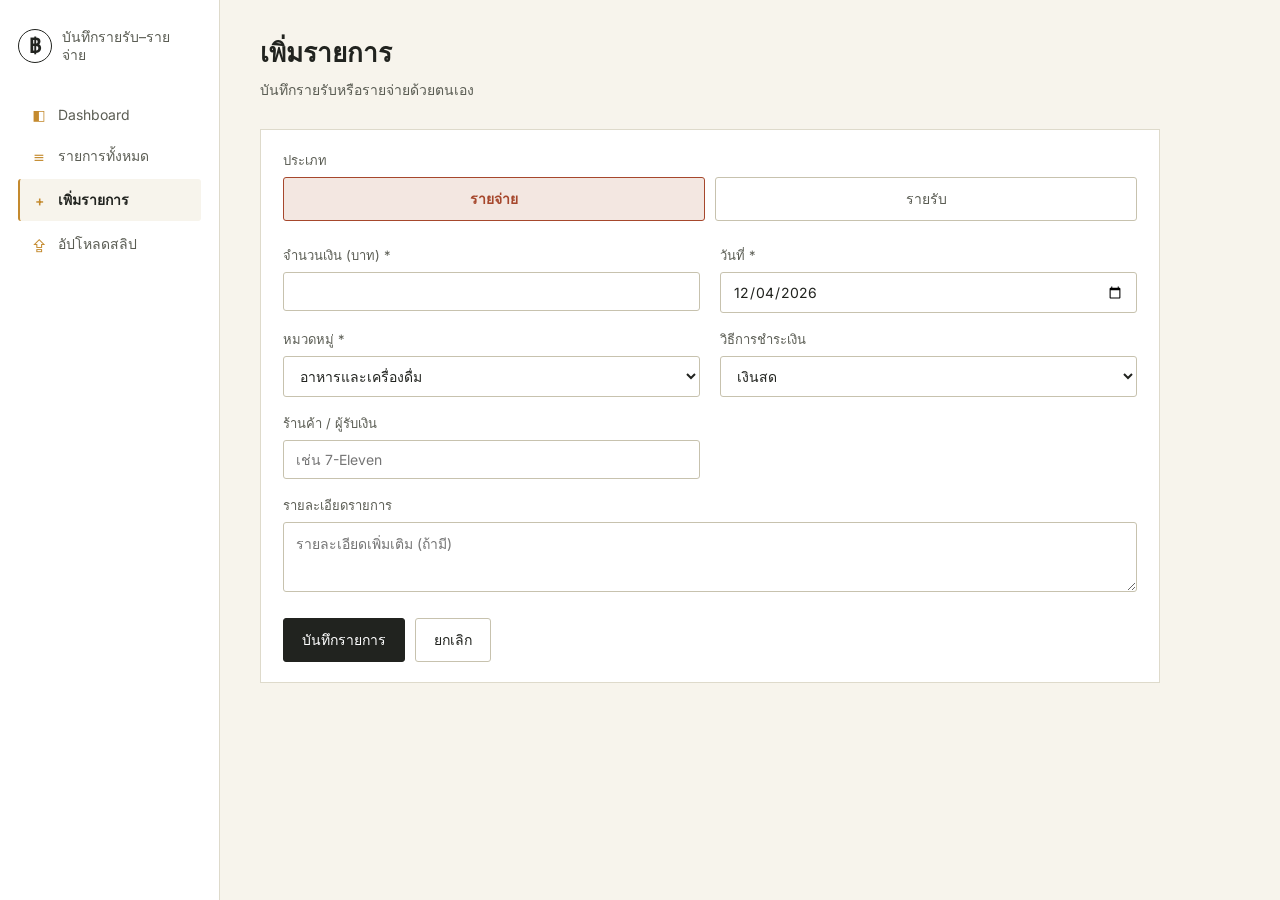
<file: add.html>
<!DOCTYPE html>
<html lang="th">
<head>
<meta charset="UTF-8" />
<meta name="viewport" content="width=device-width, initial-scale=1" />
<title>เพิ่มรายการ — บันทึกรายรับ–รายจ่าย</title>
<link rel="stylesheet" href="css/style.css" />
</head>
<body>
  <div class="app-shell">
    <div id="app-nav"></div>

    <main>
      <div class="page-header">
        <h1>เพิ่มรายการ</h1>
        <p>บันทึกรายรับหรือรายจ่ายด้วยตนเอง</p>
      </div>

      <div class="panel">
        <form id="add-form">
          <div class="field" style="margin-bottom:18px;">
            <label>ประเภท</label>
            <div class="type-toggle">
              <label><input type="radio" name="type" value="expense" checked /><span>รายจ่าย</span></label>
              <label><input type="radio" name="type" value="income" /><span>รายรับ</span></label>
            </div>
          </div>

          <div class="form-grid">
            <div class="field">
              <label for="amount">จำนวนเงิน (บาท) *</label>
              <input type="number" id="amount" min="0" step="0.01" required />
            </div>
            <div class="field">
              <label for="date">วันที่ *</label>
              <input type="date" id="date" required />
            </div>
            <div class="field">
              <label for="category">หมวดหมู่ *</label>
              <select id="category" required></select>
            </div>
            <div class="field">
              <label for="payment_method">วิธีการชำระเงิน</label>
              <select id="payment_method">
                <option value="เงินสด">เงินสด</option>
                <option value="โอนเงิน">โอนเงิน</option>
                <option value="พร้อมเพย์">พร้อมเพย์</option>
                <option value="e-wallet">e-wallet</option>
                <option value="บัตรเครดิต">บัตรเครดิต</option>
              </select>
            </div>
            <div class="field">
              <label for="merchant">ร้านค้า / ผู้รับเงิน</label>
              <input type="text" id="merchant" placeholder="เช่น 7-Eleven" />
            </div>
            <div class="field field--full">
              <label for="description">รายละเอียดรายการ</label>
              <textarea id="description" placeholder="รายละเอียดเพิ่มเติม (ถ้ามี)"></textarea>
              <p class="suggest-hint" id="suggest-hint" style="display:none;"></p>
            </div>
          </div>

          <div class="btn-row">
            <button type="submit" class="btn">บันทึกรายการ</button>
            <a href="transactions.html" class="btn btn--secondary">ยกเลิก</a>
          </div>
        </form>
      </div>
    </main>
  </div>

  <script src="js/utils.js"></script>
  <script src="js/storage.js"></script>
  <script src="js/categorySuggest.js"></script>
  <script src="js/navbar.js"></script>
  <script src="js/add.js"></script>
</body>
</html>
</file>
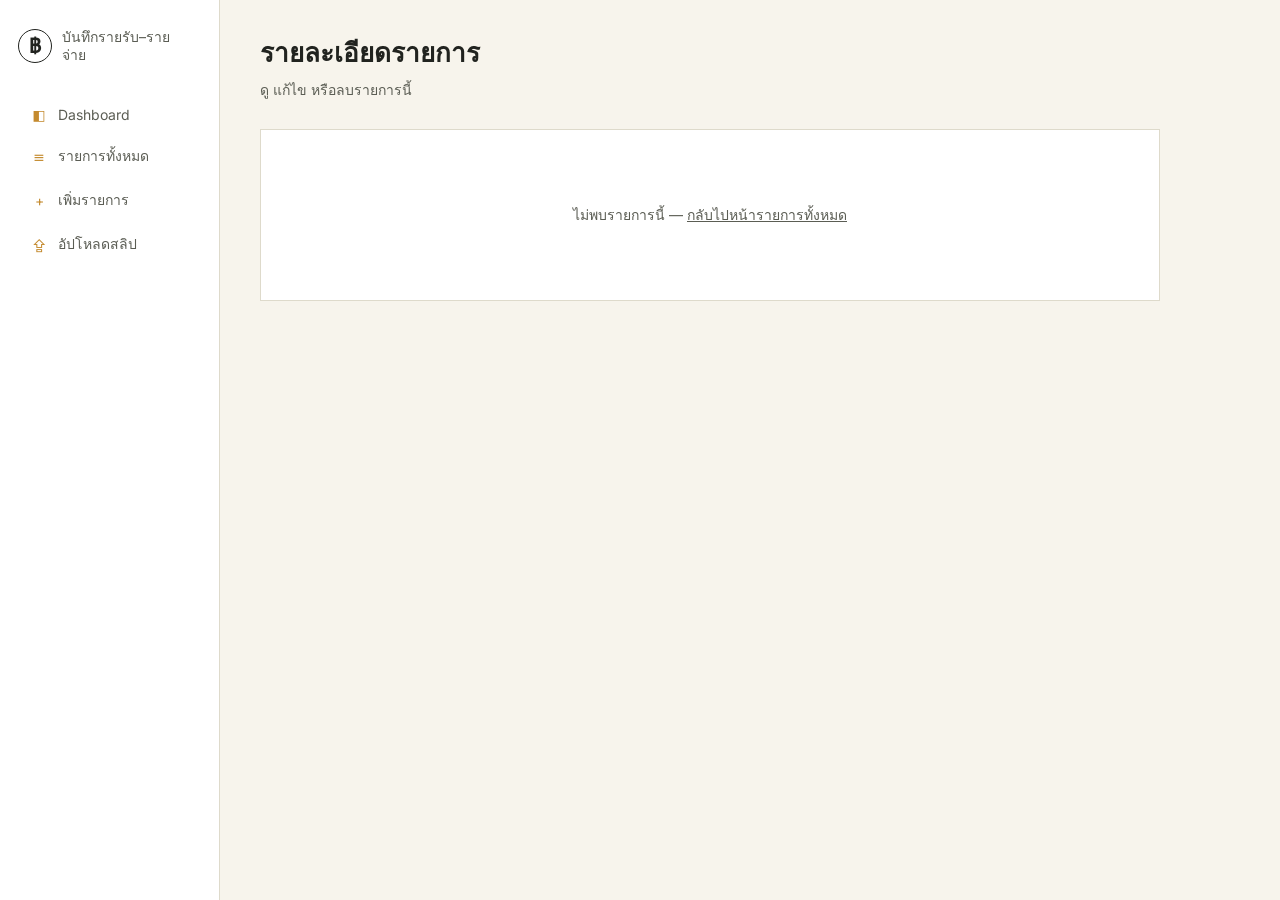
<file: detail.html>
<!DOCTYPE html>
<html lang="th">
<head>
<meta charset="UTF-8" />
<meta name="viewport" content="width=device-width, initial-scale=1" />
<title>รายละเอียดรายการ — บันทึกรายรับ–รายจ่าย</title>
<link rel="stylesheet" href="css/style.css" />
</head>
<body>
  <div class="app-shell">
    <div id="app-nav"></div>

    <main>
      <div class="page-header">
        <h1>รายละเอียดรายการ</h1>
        <p>ดู แก้ไข หรือลบรายการนี้</p>
      </div>

      <div id="not-found" class="panel" style="display:none;">
        <p class="empty-state">ไม่พบรายการนี้ — <a href="transactions.html">กลับไปหน้ารายการทั้งหมด</a></p>
      </div>

      <form id="detail-form" class="panel" style="display:none;">
        <div class="field" style="margin-bottom:18px;">
          <label>ประเภท</label>
          <div class="type-toggle">
            <label><input type="radio" name="type" value="expense" /><span>รายจ่าย</span></label>
            <label><input type="radio" name="type" value="income" /><span>รายรับ</span></label>
          </div>
        </div>

        <div class="form-grid">
          <div class="field">
            <label for="amount">จำนวนเงิน (บาท) *</label>
            <input type="number" id="amount" min="0" step="0.01" required />
          </div>
          <div class="field">
            <label for="date">วันที่ *</label>
            <input type="date" id="date" required />
          </div>
          <div class="field">
            <label for="category">หมวดหมู่ *</label>
            <select id="category" required></select>
          </div>
          <div class="field">
            <label for="payment_method">วิธีการชำระเงิน</label>
            <select id="payment_method">
              <option value="เงินสด">เงินสด</option>
              <option value="โอนเงิน">โอนเงิน</option>
              <option value="พร้อมเพย์">พร้อมเพย์</option>
              <option value="e-wallet">e-wallet</option>
              <option value="บัตรเครดิต">บัตรเครดิต</option>
            </select>
          </div>
          <div class="field">
            <label for="merchant">ร้านค้า / ผู้รับเงิน</label>
            <input type="text" id="merchant" />
          </div>
          <div class="field field--full">
            <label for="description">รายละเอียดรายการ</label>
            <textarea id="description"></textarea>
          </div>
        </div>

        <div class="field" id="slip-wrap" style="display:none; margin-top:14px;">
          <label>รูปภาพสลิป</label>
          <img id="slip-image" class="slip-preview-large" />
        </div>

        <div class="btn-row">
          <button type="submit" class="btn">บันทึกการแก้ไข</button>
          <button type="button" id="delete-btn" class="btn btn--danger">ลบรายการ</button>
          <a href="transactions.html" class="btn btn--secondary">ย้อนกลับ</a>
        </div>
      </form>
    </main>
  </div>

  <script src="js/utils.js"></script>
  <script src="js/storage.js"></script>
  <script src="js/navbar.js"></script>
  <script src="js/detail.js"></script>
</body>
</html>
</file>
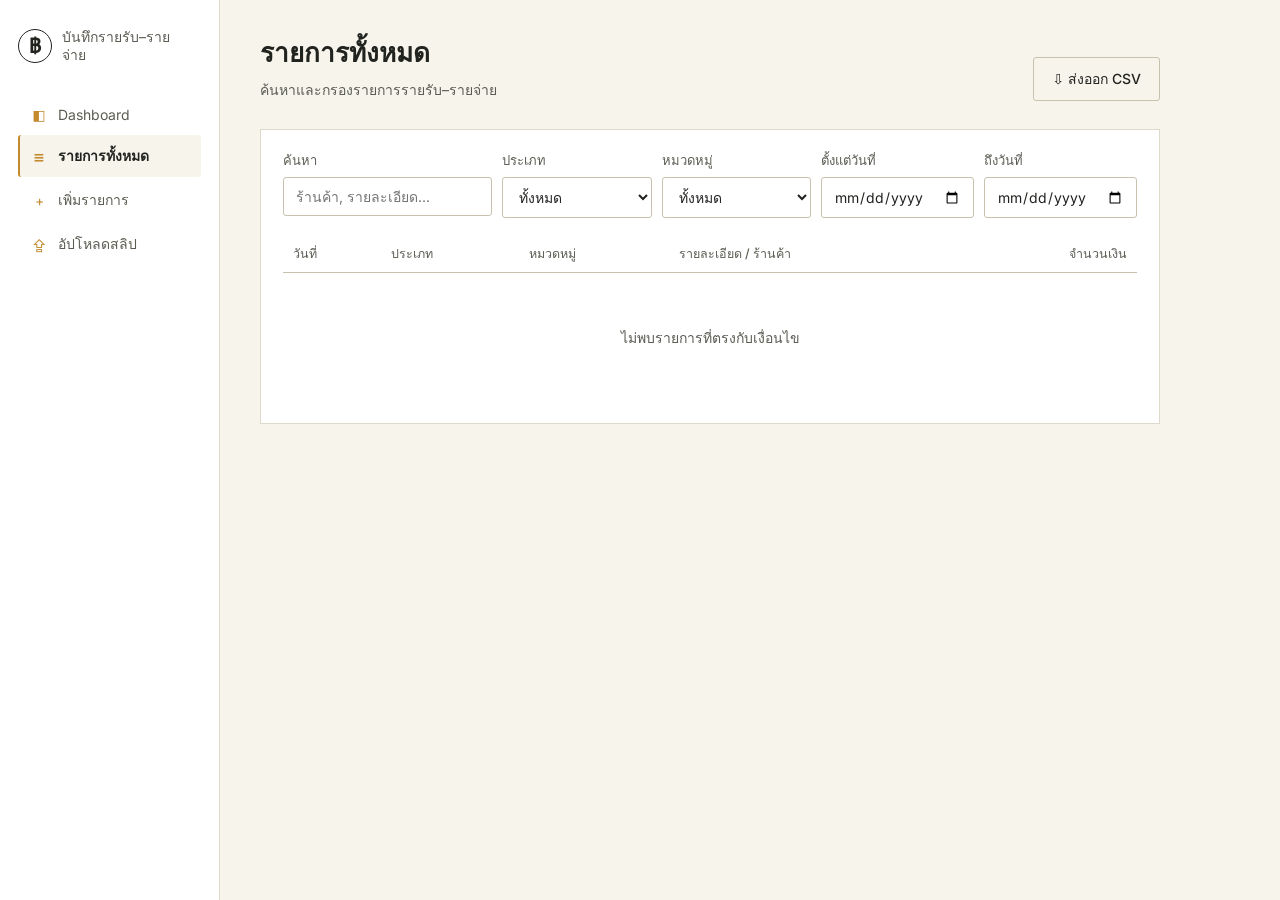
<file: transactions.html>
<!DOCTYPE html>
<html lang="th">
<head>
<meta charset="UTF-8" />
<meta name="viewport" content="width=device-width, initial-scale=1" />
<title>รายการทั้งหมด — บันทึกรายรับ–รายจ่าย</title>
<link rel="stylesheet" href="css/style.css" />
</head>
<body>
  <div class="app-shell">
    <div id="app-nav"></div>

    <main>
      <div class="page-header" style="display:flex; align-items:flex-end; justify-content:space-between; gap:16px; flex-wrap:wrap;">
        <div>
          <h1>รายการทั้งหมด</h1>
          <p>ค้นหาและกรองรายการรายรับ–รายจ่าย</p>
        </div>
        <button id="export-csv-btn" class="btn btn--secondary">⇩ ส่งออก CSV</button>
      </div>

      <div class="panel">
        <div class="filters">
          <div class="field">
            <label for="f-keyword">ค้นหา</label>
            <input type="text" id="f-keyword" placeholder="ร้านค้า, รายละเอียด..." />
          </div>
          <div class="field">
            <label for="f-type">ประเภท</label>
            <select id="f-type">
              <option value="">ทั้งหมด</option>
              <option value="income">รายรับ</option>
              <option value="expense">รายจ่าย</option>
            </select>
          </div>
          <div class="field">
            <label for="f-category">หมวดหมู่</label>
            <select id="f-category"><option value="">ทั้งหมด</option></select>
          </div>
          <div class="field">
            <label for="f-from">ตั้งแต่วันที่</label>
            <input type="date" id="f-from" />
          </div>
          <div class="field">
            <label for="f-to">ถึงวันที่</label>
            <input type="date" id="f-to" />
          </div>
        </div>

        <table>
          <thead>
            <tr>
              <th>วันที่</th>
              <th>ประเภท</th>
              <th>หมวดหมู่</th>
              <th>รายละเอียด / ร้านค้า</th>
              <th class="num">จำนวนเงิน</th>
            </tr>
          </thead>
          <tbody id="tx-body"></tbody>
        </table>
        <p class="empty-state" id="tx-empty" style="display:none;">ไม่พบรายการที่ตรงกับเงื่อนไข</p>
      </div>
    </main>
  </div>

  <script src="js/utils.js"></script>
  <script src="js/storage.js"></script>
  <script src="js/navbar.js"></script>
  <script src="js/transactionsList.js"></script>
</body>
</html>
</file>
<file: css/style.css>
/* style.css — shared styles for the Expense Tracker app.
 * Design idea: a paper ledger book. Warm paper background, hairline rules
 * instead of card shadows, tabular figures for amounts, a spine-like
 * sidebar for navigation. Green marks income, brick-red marks expense.
 */

@import url('https://fonts.googleapis.com/css2?family=Lora:ital,wght@0,500;0,600;1,500&family=Inter:wght@400;500;600&display=swap');

:root {
  --paper: #F7F4EC;
  --paper-raised: #FFFFFF;
  --ink: #21231F;
  --ink-soft: #5B5D54;
  --line: #DEDACB;
  --line-strong: #C7C2AE;
  --income: #2F6F5E;
  --income-soft: #E6EFEA;
  --expense: #A6472C;
  --expense-soft: #F3E7E1;
  --accent: #C48A2E;
  --radius: 3px;
  --sidebar-w: 220px;
  font-size: 16px;
}

* { box-sizing: border-box; }

html, body {
  margin: 0;
  min-height: 100%;
  background: var(--paper);
  color: var(--ink);
  font-family: 'Inter', system-ui, sans-serif;
  -webkit-font-smoothing: antialiased;
}

h1, h2, h3, .figure {
  font-family: 'Lora', Georgia, serif;
}

a { color: inherit; }

.app-shell {
  display: flex;
  min-height: 100vh;
}

/* ---------- Sidebar / nav ---------- */

#app-nav {
  width: var(--sidebar-w);
  flex-shrink: 0;
  background: var(--paper-raised);
  border-right: 1px solid var(--line);
  padding: 28px 18px;
  display: flex;
  flex-direction: column;
  gap: 32px;
}

.brand {
  display: flex;
  align-items: center;
  gap: 10px;
}

.brand__mark {
  font-family: 'Lora', serif;
  font-weight: 600;
  font-size: 20px;
  width: 34px;
  height: 34px;
  border: 1px solid var(--ink);
  border-radius: 50%;
  display: flex;
  align-items: center;
  justify-content: center;
}

.brand__text {
  font-size: 14px;
  line-height: 1.3;
  color: var(--ink-soft);
  max-width: 120px;
}

.nav-links {
  display: flex;
  flex-direction: column;
  gap: 2px;
}

.nav-link {
  display: flex;
  align-items: center;
  gap: 10px;
  padding: 10px 10px;
  text-decoration: none;
  color: var(--ink-soft);
  font-size: 14px;
  border-radius: var(--radius);
  border-left: 2px solid transparent;
}

.nav-link:hover { color: var(--ink); background: var(--paper); }

.nav-link--active {
  color: var(--ink);
  border-left-color: var(--accent);
  background: var(--paper);
  font-weight: 600;
}

.nav-link__icon {
  width: 18px;
  text-align: center;
  color: var(--accent);
}

/* ---------- Main content ---------- */

main {
  flex: 1;
  padding: 32px 40px 60px;
  max-width: 980px;
}

.page-header {
  margin-bottom: 28px;
}

.page-header h1 {
  font-size: 26px;
  font-weight: 600;
  margin: 0 0 6px;
}

.page-header p {
  margin: 0;
  color: var(--ink-soft);
  font-size: 14px;
}

/* ---------- Summary cards (dashboard) ---------- */

.summary-row {
  display: grid;
  grid-template-columns: repeat(3, 1fr);
  gap: 1px;
  background: var(--line);
  border: 1px solid var(--line);
  margin-bottom: 32px;
}

.summary-cell {
  background: var(--paper-raised);
  padding: 18px 20px;
}

.summary-cell__label {
  font-size: 12.5px;
  color: var(--ink-soft);
  margin-bottom: 8px;
}

.summary-cell__value {
  font-size: 24px;
  font-weight: 600;
  font-variant-numeric: tabular-nums;
}

.summary-cell--income .summary-cell__value { color: var(--income); }
.summary-cell--expense .summary-cell__value { color: var(--expense); }

/* ---------- Panels ---------- */

.panel {
  background: var(--paper-raised);
  border: 1px solid var(--line);
  padding: 20px 22px;
  margin-bottom: 24px;
}

.panel h2 {
  font-size: 16px;
  font-weight: 600;
  margin: 0 0 16px;
}

.chart-wrap {
  max-width: 340px;
  margin: 0 auto;
}

/* ---------- Table ---------- */

table {
  width: 100%;
  border-collapse: collapse;
  font-size: 14px;
}

thead th {
  text-align: left;
  font-weight: 500;
  color: var(--ink-soft);
  font-size: 12.5px;
  text-transform: none;
  padding: 8px 10px;
  border-bottom: 1px solid var(--line-strong);
}

tbody td {
  padding: 11px 10px;
  border-bottom: 1px solid var(--line);
  vertical-align: middle;
}

tbody tr:hover { background: var(--paper); cursor: pointer; }

td.num, th.num { text-align: right; font-variant-numeric: tabular-nums; }

.tag {
  display: inline-block;
  padding: 3px 9px;
  border-radius: 20px;
  font-size: 12px;
  background: var(--paper);
  border: 1px solid var(--line-strong);
}

.amount--income { color: var(--income); font-weight: 600; }
.amount--expense { color: var(--expense); font-weight: 600; }

.empty-state {
  text-align: center;
  padding: 40px 20px;
  color: var(--ink-soft);
  font-size: 14px;
}

/* ---------- Forms ---------- */

.form-grid {
  display: grid;
  grid-template-columns: 1fr 1fr;
  gap: 16px 20px;
}

.form-grid .field--full { grid-column: 1 / -1; }

.field label {
  display: block;
  font-size: 13px;
  color: var(--ink-soft);
  margin-bottom: 6px;
}

.field input[type="text"],
.field input[type="number"],
.field input[type="date"],
.field select,
.field textarea {
  width: 100%;
  padding: 10px 12px;
  border: 1px solid var(--line-strong);
  border-radius: var(--radius);
  background: var(--paper-raised);
  font-family: inherit;
  font-size: 14px;
  color: var(--ink);
}

.field input:focus, .field select:focus, .field textarea:focus {
  outline: 2px solid var(--accent);
  outline-offset: 1px;
}

textarea { resize: vertical; min-height: 70px; }

.type-toggle {
  display: flex;
  gap: 10px;
}

.type-toggle label {
  flex: 1;
  border: 1px solid var(--line-strong);
  border-radius: var(--radius);
  padding: 10px;
  text-align: center;
  cursor: pointer;
  font-size: 14px;
  color: var(--ink-soft);
}

.type-toggle input { display: none; }

.type-toggle input:checked + span { font-weight: 600; }

.type-toggle label:has(input[value="income"]:checked) {
  border-color: var(--income);
  background: var(--income-soft);
  color: var(--income);
}

.type-toggle label:has(input[value="expense"]:checked) {
  border-color: var(--expense);
  background: var(--expense-soft);
  color: var(--expense);
}

.suggest-hint {
  margin-top: 8px;
  font-size: 13px;
  color: var(--ink-soft);
}

.suggest-hint button {
  border: none;
  background: none;
  color: var(--accent);
  font-weight: 600;
  cursor: pointer;
  padding: 0;
  font-size: 13px;
}

.filters {
  display: grid;
  grid-template-columns: 1.4fr 1fr 1fr 1fr 1fr;
  gap: 10px;
  margin-bottom: 18px;
}

/* ---------- Buttons ---------- */

.btn {
  display: inline-flex;
  align-items: center;
  gap: 6px;
  padding: 10px 18px;
  border-radius: var(--radius);
  border: 1px solid var(--ink);
  background: var(--ink);
  color: var(--paper-raised);
  font-size: 14px;
  font-weight: 500;
  cursor: pointer;
  text-decoration: none;
  font-family: inherit;
}

.btn:hover { opacity: 0.88; }

.btn--secondary {
  background: transparent;
  color: var(--ink);
  border-color: var(--line-strong);
}

.btn--danger {
  background: var(--expense);
  border-color: var(--expense);
}

.btn-row {
  display: flex;
  gap: 10px;
  margin-top: 22px;
}

/* ---------- Slip upload ---------- */

.slip-drop {
  border: 1.5px dashed var(--line-strong);
  border-radius: var(--radius);
  padding: 30px;
  text-align: center;
  color: var(--ink-soft);
  font-size: 14px;
  cursor: pointer;
  background: var(--paper);
}

.slip-preview {
  max-width: 240px;
  border: 1px solid var(--line);
  margin-top: 14px;
  display: block;
}

.slip-preview-large {
  max-width: 100%;
  border: 1px solid var(--line);
  margin-top: 10px;
}

/* ---------- Budget panel ---------- */

.budget-form {
  display: flex;
  gap: 10px;
}

.budget-form input {
  flex: 1;
  padding: 10px 12px;
  border: 1px solid var(--line-strong);
  border-radius: var(--radius);
  font-family: inherit;
  font-size: 14px;
}

.budget-bar-track {
  width: 100%;
  height: 14px;
  background: var(--paper);
  border: 1px solid var(--line-strong);
  border-radius: 20px;
  overflow: hidden;
}

.budget-bar-fill {
  height: 100%;
  background: var(--income);
  border-radius: 20px;
  transition: width 0.3s ease, background 0.3s ease;
}

.budget-bar-fill--warning { background: var(--accent); }
.budget-bar-fill--over { background: var(--expense); }

.budget-status-text {
  margin: 10px 0 0;
  font-size: 13.5px;
  color: var(--ink-soft);
}

.budget-status-text--over { color: var(--expense); font-weight: 600; }

/* ---------- Toasts ---------- */

#toast-host {
  position: fixed;
  bottom: 22px;
  right: 22px;
  display: flex;
  flex-direction: column;
  gap: 8px;
  z-index: 999;
}

.toast {
  background: var(--ink);
  color: var(--paper-raised);
  padding: 11px 16px;
  border-radius: var(--radius);
  font-size: 13.5px;
  opacity: 0;
  transform: translateY(6px);
  transition: opacity 0.2s, transform 0.2s;
}

.toast--error { background: var(--expense); }
.toast--success { background: var(--income); }
.toast--visible { opacity: 1; transform: translateY(0); }

/* ---------- Responsive ---------- */

@media (max-width: 760px) {
  .app-shell { flex-direction: column; }

  #app-nav {
    width: 100%;
    flex-direction: row;
    align-items: center;
    padding: 14px 16px;
    gap: 18px;
    overflow-x: auto;
  }

  .brand__text { display: none; }

  .nav-links { flex-direction: row; }

  .nav-link { padding: 8px 10px; }

  main { padding: 20px 16px 50px; }

  .summary-row { grid-template-columns: 1fr; }

  .form-grid { grid-template-columns: 1fr; }

  .filters { grid-template-columns: 1fr 1fr; }

  table, thead, tbody, tr { display: block; }
  thead { display: none; }
  tbody tr {
    border: 1px solid var(--line);
    margin-bottom: 10px;
    padding: 6px 4px;
  }
  tbody td {
    display: flex;
    justify-content: space-between;
    border-bottom: none;
    padding: 6px 10px;
  }
  tbody td::before {
    content: attr(data-label);
    color: var(--ink-soft);
    font-size: 12.5px;
  }
}
</file>
